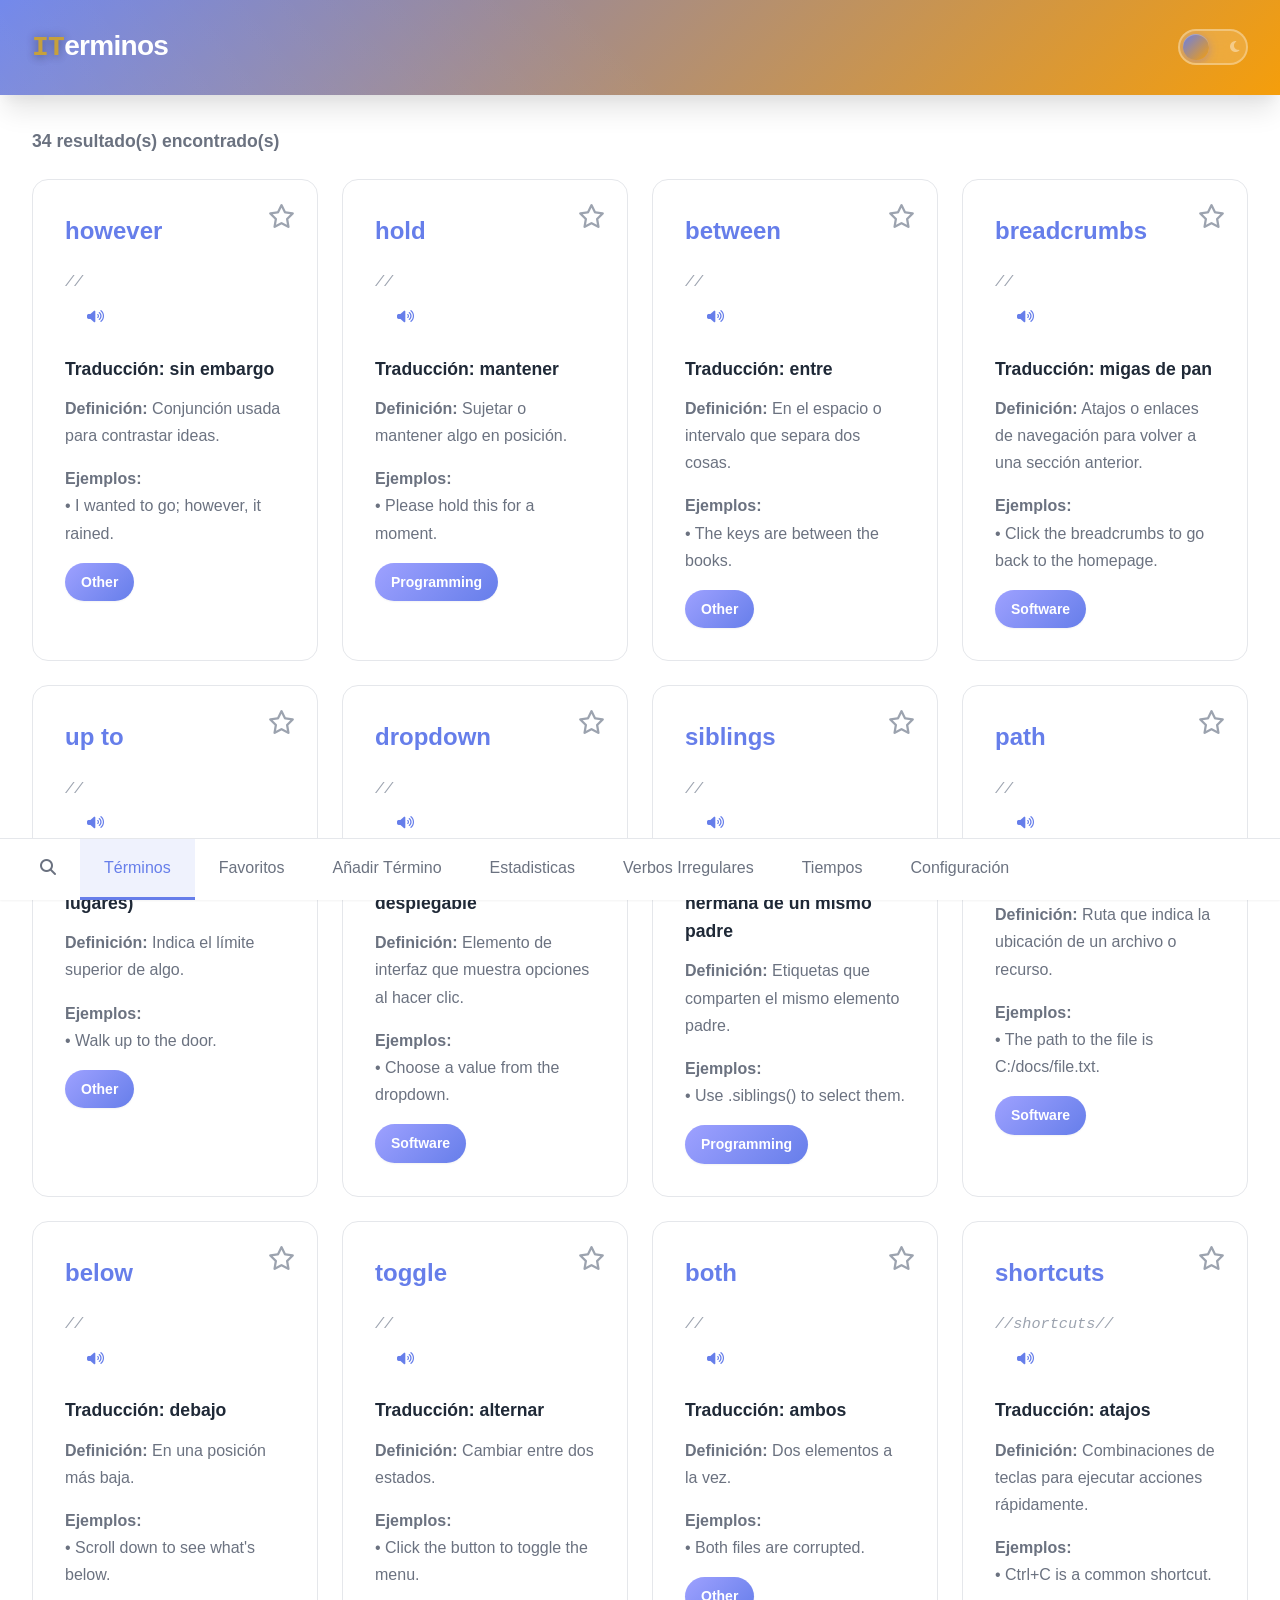
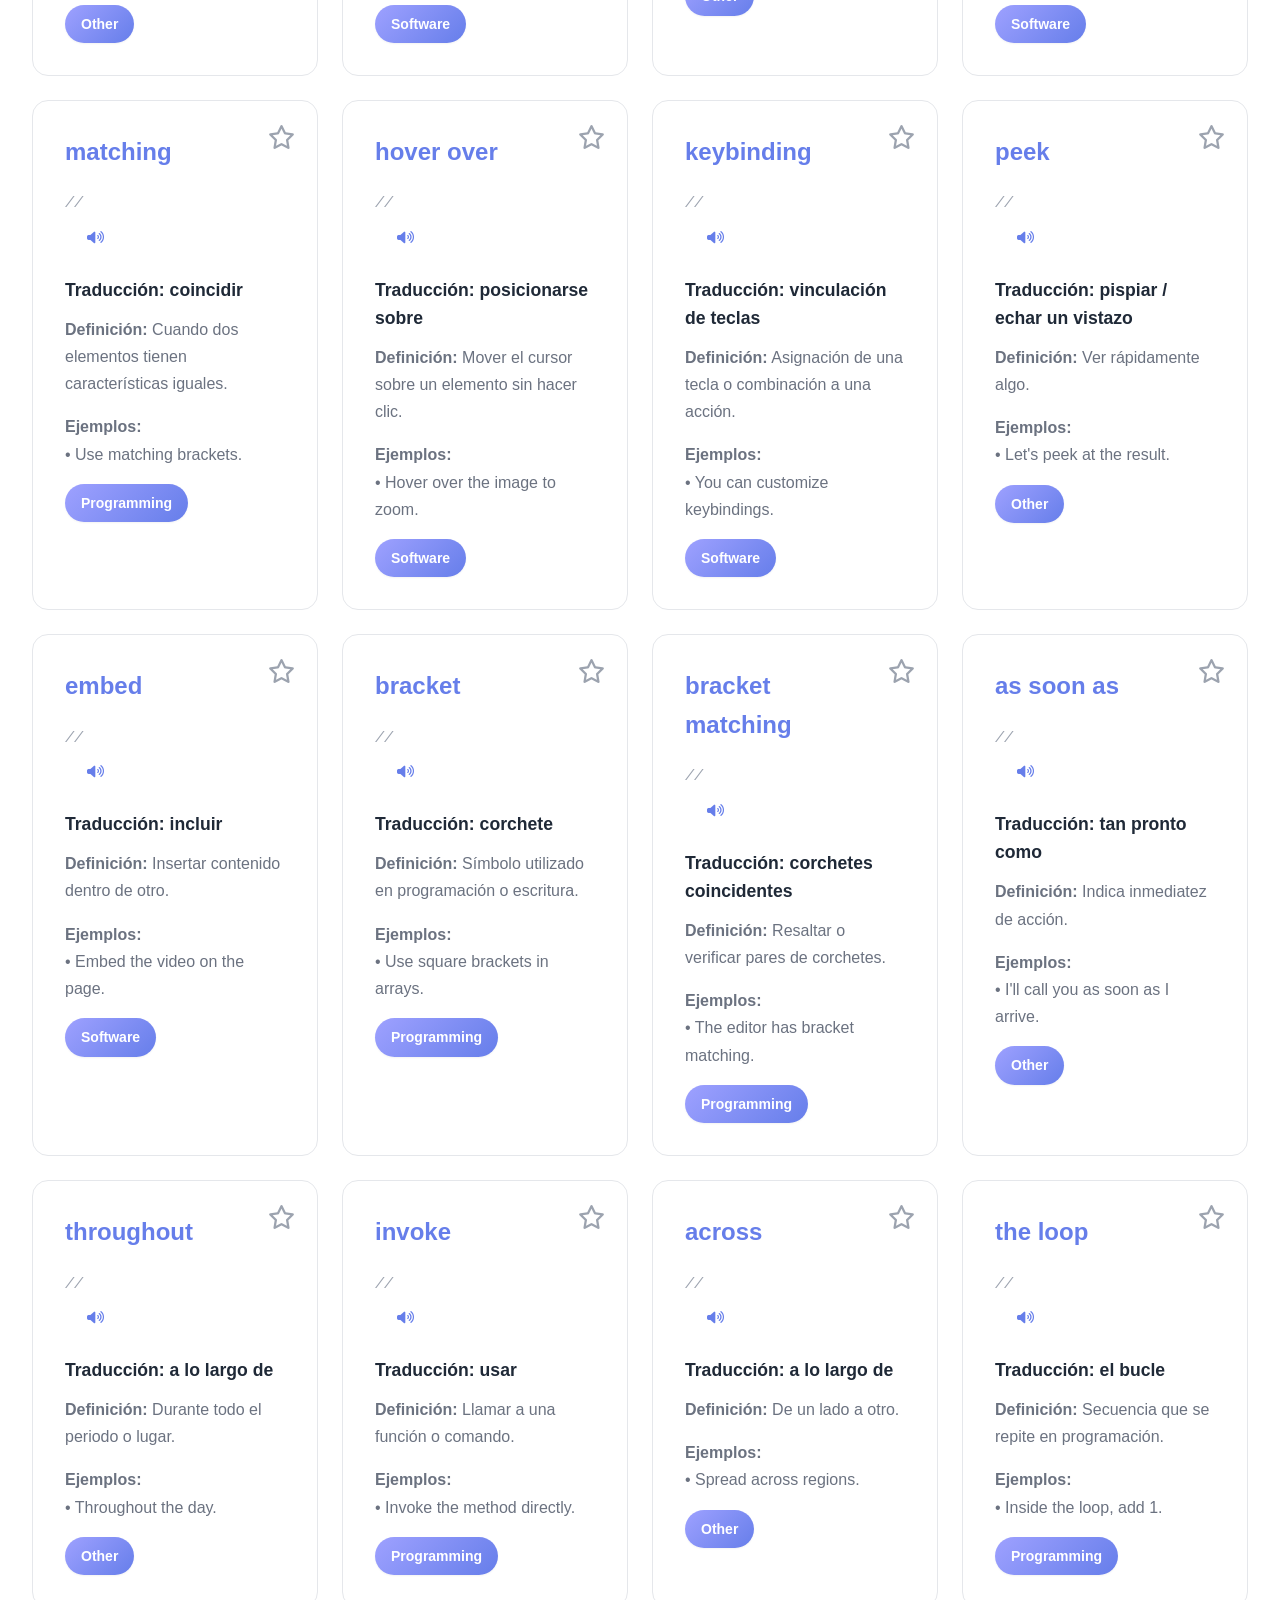
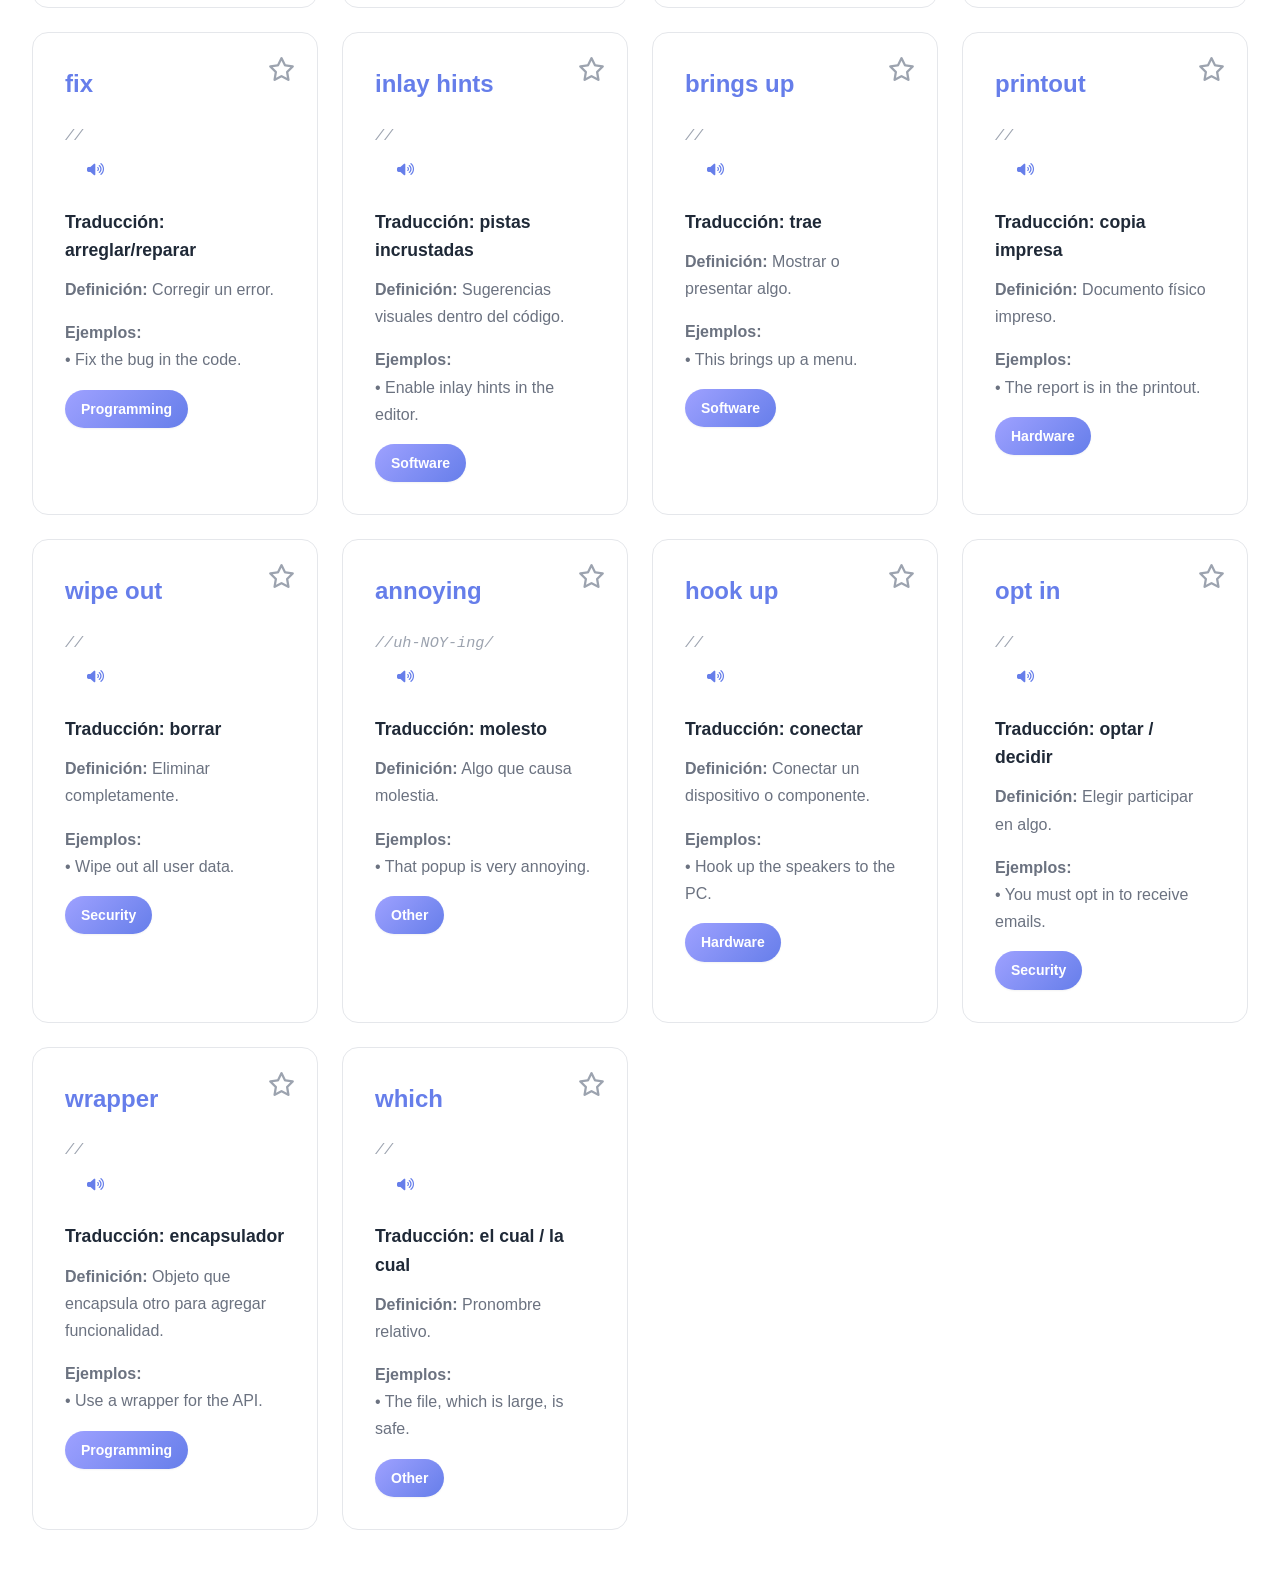
<file: index.html>
﻿<!DOCTYPE html>
<html lang="es">
<head>
    <meta charset="UTF-8">
    <meta name="viewport" content="width=device-width, initial-scale=1.0">
    <title>ITermino</title>
    <link rel="stylesheet" href="styles.css">
    <link rel="manifest" href="manifest.json">
    <link rel="stylesheet" href="https://cdnjs.cloudflare.com/ajax/libs/font-awesome/6.5.0/css/all.min.css">
    <meta name="theme-color" content="#4285f4">
</head>
<body>
    <header>
        <h1><samp class="titulo">IT</samp>erminos</h1>
        <div class="theme-toggle" data-tooltip="Cambiar tema">
            <button id="theme-switch" aria-label="Cambiar entre tema claro y oscuro">
                <span class="icon-light"><i class="fas fa-sun"></i></span>
                <span class="icon-dark"><i class="fas fa-moon"></i></span>
            </button>
        </div>
    </header>

    <nav>
        <ul>
            <li><a href="#" id="search-button"><i class="fas fa-search"></i></a></li>
            <li><a href="#search" class="active" data-tab="search">Términos</a></li>
            <li><a href="#favorites" data-tab="favorites">Favoritos</a></li>
            <li><a href="#add" data-tab="add">Añadir Término</a></li>
            <li><a href="#stats" data-tab="stats">Estadisticas</a></li>
            <li><a href="#irregular-verbs" data-tab="irregular-verbs">Verbos Irregulares</a></li>
            <li><a href="#tenses" data-tab="tenses">Tiempos</a></li>
            <li><a href="#settings" data-tab="settings">Configuración</a></li>
        </ul>
    </nav>

    <main>
        <!-- Sección de búsqueda -->
        <section id="search" class="tab-content active">
            <div id="search-results" class="search-results">
                <div id="results-count" class="results-count"></div>
                <ul id="results-list"></ul>
            </div>
        </section>

        <!-- Sección de tiempos verbales -->
        <section id="tenses" class="tab-content">
            <h2 class="title-tiempos">
                <i class="fas fa-clock"></i>
                Tiempos Verbales
                <span>y estructura</span>
            </h2>

            <div class="tenses-controls">
                <div class="tenses-intro" style="background:var(--bg-secondary);border-radius:var(--border-radius-lg);padding:1.2em 1.5em;margin-bottom:1.2em;display:flex; flex-direction: column; align-items:center;gap:1.5em;box-shadow:var(--shadow-sm)">
                    <div style="display: flex; gap: 1rem;">
                        <i class="fas fa-language" style="font-size:2em; color:var(--primary-color); margin-bottom: 0.5rem;"></i>
                        <strong>Explora los tiempos verbales:</strong>
                    </div>
                    <div class="tenses-subencabezado">
                        <aside class="tenses-legend" style="background:var(--bg-tertiary);border-radius:var(--border-radius-lg);padding:1em 1.5em;box-shadow:var(--shadow-sm);min-width:220px;flex:1;max-width:320px;">
                            <h3 style="color:var(--primary-color);font-size:1.2em;display:flex;align-items:center;gap:0.5em"><i class="fas fa-info-circle"></i> Acciones</h3>
                            <ul style="margin:0.5em 0 0 1em;padding:0;list-style:disc;color:var(--text-secondary);font-size:1em">
                                <li>Selecciona un <b style="color: var(--primary-color);">verbo</b> y <b style="color: var(--primary-color);">sujeto</b> para ver ejemplos claros.</li>
                                <li>Usa los botones para <span style="color:var(--primary-color); margin-left: 0.5rem;"><i class="fas fa-copy"></i> copiar</span> o <span style="color:var(--accent-color); margin-left: 0.3rem;"><i class="fas fa-volume-up"></i> escuchar</span> ejemplos.</li>
                            </ul>
                        </aside>
    
                        <aside class="tenses-legend" style="background:var(--bg-tertiary);border-radius:var(--border-radius-lg);padding:1em 1.5em;box-shadow:var(--shadow-sm);min-width:220px;flex:1;max-width:320px;">
                            <h3 style="color:var(--primary-color);font-size:1.2em;display:flex;align-items:center;gap:0.5em"><i class="fas fa-info-circle"></i> Estructura básica</h3>
                            <ul style="margin:0.7em 0 0 1em;padding:0;list-style:disc;color:var(--text-secondary);font-size:1em">
                                <li><strong>Sujeto</strong> <span style="color:var(--primary-color)">(I / You / He / She / We / They)</span></li>
                                <li><strong>Verbo</strong> <span style="color:var(--accent-color)">(forma según tiempo)</span></li>
                                <li><strong>Objeto / Complemento</strong> <span style="color:var(--text-muted)">(opcional)</span></li>
                            </ul>
                        </aside>
                    </div>
                </div>

                <div class="tenses-controls" style="display:flex; flex-wrap:wrap;gap:2em; align-items:center; justify-content:space-evenly; margin-bottom:1.5em">
                    <div class="control-group" style="min-width:180px;">
                        <label for="tenses-verb-input" style="font-weight:600;color:var(--primary-color);display:flex;align-items:center;gap:0.5em"><i class="fas fa-pen-nib"></i> Verbo</label>
                        <!-- Input con datalist para autocompletar, mantenemos el select oculto por retrocompatibilidad con el JS existente -->
                        <input id="tenses-verb-input" list="tenses-verb-datalist" placeholder="Escribe un verbo..." aria-label="Seleccionar o escribir verbo" style="font-size:1.1em;padding:0.5em 1em;border-radius:var(--border-radius);border:1px solid var(--border-color);background:var(--bg-card);color:var(--text-primary);margin-top:0.3em;min-width:200px;">
                        <datalist id="tenses-verb-datalist"></datalist>
                        <select id="tenses-verb-select" aria-label="Seleccionar verbo" style="display:none;font-size:1.1em;padding:0.5em 1em;border-radius:var(--border-radius);border:1px solid var(--border-color);background:var(--bg-card);color:var(--text-primary);margin-top:0.3em;"></select>
                    </div>
                    <div class="control-group" style="min-width:180px;">
                        <label for="tenses-subject-select" style="font-weight:600;color:var(--primary-color);display:flex;align-items:center;gap:0.5em"><i class="fas fa-user"></i> Sujeto</label>
                        <select id="tenses-subject-select" aria-label="Seleccionar sujeto" style="font-size:1.1em;padding:0.5em 1em;border-radius:var(--border-radius);border:1px solid var(--border-color);background:var(--bg-card);color:var(--text-primary);margin-top:0.3em;">
                            <option value="I">I</option>
                            <option value="You">You</option>
                            <option value="He">He</option>
                            <option value="She">She</option>
                            <option value="We">We</option>
                            <option value="They">They</option>
                        </select>
                    </div>
                    <div class="control-actions" style="display:flex;gap:1em;align-items:center;">
                        <button id="tenses-view-toggle" class="small-button" style="display:flex;align-items:center;gap:0.5em"><i class="fas fa-th-large"></i> Ver en tarjetas</button>
                        <button id="tenses-copy-all" class="small-button" style="display:flex;align-items:center;gap:0.5em"><i class="fas fa-copy"></i> Copiar ejemplos</button>
                        <button id="tenses-speak-example" class="small-button" style="display:flex;align-items:center;gap:0.5em"><i class="fas fa-volume-up"></i> Escuchar ejemplo</button>
                    </div>
                </div>

                <div class="tenses-info">

                    <div class="tenses-display">
                        <!-- Contenedor para tarjetas -->
                        <div id="tenses-cards" class="tenses-cards"></div>

                        <!-- Tabla alternativa (oculta por defecto) -->
                        <div class="tenses-table-wrap hidden" id="tenses-table-wrap" style="animation:fadeInUp 0.6s;">
                            <table class="tenses-table">
                                <thead>
                                    <tr>
                                        <th>Tiempo</th>
                                        <th>Estructura</th>
                                        <th>Ejemplo</th>
                                    </tr>
                                </thead>
                                <tbody id="tenses-table-body"></tbody>
                            </table>
                        </div>
                    </div>
                </div>
        </section>

        <!-- Sección de favoritos -->
        <section id="favorites" class="tab-content">
            <h2>Términos favoritos</h2>
            <div class="favorites-controls">
                <select id="favorites-sort" aria-label="Ordenar favoritos">
                    <option value="alpha">Alfabéticamente</option>
                    <option value="recent">Más recientes</option>
                    <option value="category">Por categoría</option>
                </select>
                <button id="export-favorites" class="small-button">Exportar favoritos</button>
            </div>
            <ul id="favorites-list" class="favorites-list"></ul>
            <div id="no-favorites" class="no-data-message">
                <p>No tienes términos favoritos guardados.</p>
                <p>Marca términos como favoritos haciendo clic en el Ícono ? al buscar términos.</p>
            </div>
        </section>

        <!-- Sección para añadir términos -->
        <section id="add" class="tab-content">
            <h2>Añadir nuevo término</h2>
            <form id="add-term-form">
                <div class="form-group">
                    <label for="term-input">Término en inglés:</label>
                    <input type="text" id="term-input" required>
                    <div class="validation-message" id="term-validation"></div>
                </div>
                
                <div class="form-group">
                    <label for="pronunciation-input">Pronunciación:</label>
                    <input type="text" id="pronunciation-input">
                    <button type="button" id="generate-pronunciation" class="small-button">Generar</button>
                </div>
                
                <div class="form-group">
                    <label for="translation-input">Traducción al español:</label>
                    <input type="text" id="translation-input" required>
                    <div class="validation-message" id="translation-validation"></div>
                </div>
                
                <div class="form-group">
                    <label for="definition-input">Definición:</label>
                    <textarea id="definition-input" rows="3" required></textarea>
                    <div class="validation-message" id="definition-validation"></div>
                </div>
                
                <div class="form-group">
                    <label for="example-input">Ejemplo de uso:</label>
                    <textarea id="example-input" rows="2"></textarea>
                </div>
                
                <div class="form-group">
                    <label for="category-input">Categoría:</label>
                    <select id="category-input" required>
                        <option value="">Selecciona una categoría</option>
                        <option value="programming">Programación</option>
                        <option value="networking">Redes</option>
                        <option value="security">Seguridad</option>
                        <option value="hardware">Hardware</option>
                        <option value="software">Software</option>
                        <option value="other">Otra</option>
                    </select>
                    <div class="validation-message" id="category-validation"></div>
                </div>
                
                <div class="form-group" id="other-category-group" style="display: none;">
                    <label for="other-category-input">Especificar categoría:</label>
                    <input type="text" id="other-category-input">
                </div>
                
                <div class="form-actions">
                    <button type="submit" class="primary-button">Guardar término</button>
                    <button type="reset" class="secondary-button">Limpiar</button>
                </div>
            </form>
            
            <div class="import-export">
                <h3>Importar/Exportar términos</h3>
                <div class="import-container">
                    <label for="import-file" class="file-input-label">Seleccionar archivo</label>
                    <input type="file" id="import-file" accept=".json,.csv,.txt">
                    <button id="import-button" class="small-button" disabled>Importar</button>
                </div>
                <div class="export-container">
                    <button id="export-json" class="small-button">Exportar JSON</button>
                    <button id="export-csv" class="small-button">Exportar CSV</button>
                    <button id="export-txt" class="small-button">Exportar TXT</button>
                </div>
            </div>
        </section>

        <!-- Sección de estadísticas -->
        <section id="stats" class="tab-content">
            <h2>Estadísticas del glosario</h2>
            
            <div class="stats-grid">
                <div class="stat-card">
                    <h3>Total de términos</h3>
                    <div class="stat-value" id="total-terms">0</div>
                </div>
                <div class="stat-card">
                    <h3>Términos favoritos</h3>
                    <div class="stat-value" id="favorite-terms">0</div>
                </div>
                <div class="stat-card">
                    <h3>Búsquedas realizadas</h3>
                    <div class="stat-value" id="total-searches">0</div>
                </div>
                <div class="stat-card">
                    <h3>Términos añadidos hoy</h3>
                    <div class="stat-value" id="terms-today">0</div>
                </div>
            </div>
            
            <div class="stats-charts">
                <div class="chart-container">
                    <h3>Términos por categoría</h3>
                    <canvas id="categories-chart"></canvas>
                </div>
                <div class="chart-container">
                    <h3>Términos más buscados</h3>
                    <ul id="top-searches" class="top-list"></ul>
                </div>
            </div>
            
            <div class="stats-actions">
                <button id="reset-stats" class="secondary-button">Reiniciar estadísticas</button>
                <button id="export-stats" class="small-button">Exportar estadísticas</button>
            </div>
        </section>

        <section id="irregular-verbs" class="tab-content">
            <h2>Verbos Irregulares en Pasado Simple</h2>
            
            <!-- Agregar buscador de verbos -->
            <div class="verbs-search-container">
                <div class="search-input-container">
                    <input type="text" id="verbs-search-input" placeholder="Buscar verbo irregular..." aria-label="Buscar verbo irregular">
                    <button id="clear-verbs-search" class="small-button" aria-label="Limpiar búsqueda">Limpiar</button>
                </div>
                <div id="verbs-count" class="results-count"></div>
            </div>
            
            <table class="verb-table">
                <thead>
                    <tr>
                        <th>Infinitivo</th>
                        <th>Pasado Simple</th>
                        <th>Participio Pasado</th>
                    </tr>
                </thead>
                <tbody id="verbs-table-body">
                    <!-- Se completa desde JS -->
                </tbody>
            </table>
        </section>

        <!-- Sección de configuración -->
        <section id="settings" class="tab-content">
            <h2>Configuración</h2>
            
            <div class="settings-group">
                <h3>Apariencia</h3>
                <div class="setting-item">
                    <label for="theme-preset">Colores del glosario:</label>
                    <div class="theme-preset-controls">
                        <select id="theme-preset">
                            <option value="default">Predeterminado</option>
                            <option value="forest">Bosque</option>
                            <option value="ocean">Océano</option>
                            <option value="sunset">Atardecer</option>
                            <option value="graphite">Grafito</option>
                            <option value="custom">Personalizado</option>
                        </select>
                        <button id="reset-theme-colors" class="small-button" type="button">Restablecer</button>
                    </div>
                </div>
                <div class="setting-item" id="custom-theme-controls" style="display: none;">
                    <label>Colores personalizados:</label>
                    <div class="color-pickers">
                        <label class="color-picker">
                            <span>Primario</span>
                            <input type="color" id="color-primary" value="#667eea">
                        </label>
                        <label class="color-picker">
                            <span>Detalle</span>
                            <input type="color" id="color-accent" value="#f59e0b">
                        </label>
                        <button id="save-custom-theme" class="small-button" type="button">Guardar colores</button>
                    </div>
                    <small class="setting-hint">Se guardan solo en este dispositivo.</small>
                </div>
                <div class="setting-item">
                    <label for="theme-toggle-setting">Tema oscuro:</label>
                    <div class="theme-toggle" data-tooltip="Cambiar tema">
                        <button id="theme-switch-setting" aria-label="Cambiar entre tema claro y oscuro">
                            <span class="icon-light"><i class="fas fa-star"></i>?</span>
                            <span class="icon-dark">?YOT</span>
                        </button>
                    </div>
                </div>
                <div class="setting-item">
                    <label for="font-size">Tamaño de fuente:</label>
                    <input type="range" id="font-size" min="80" max="120" step="10" value="100">
                    <span id="font-size-value">100%</span>
                </div>
            </div>
            
            <div class="settings-group">
                <h3>Pronunciación</h3>
                <div class="setting-item">
                    <label for="voice-select">Voz:</label>
                    <select id="voice-select">
                        <option value="">Cargando voces...</option>
                    </select>
                </div>
                <div class="setting-item">
                    <label for="speech-rate">Velocidad:</label>
                    <input type="range" id="speech-rate" min="0.5" max="2" step="0.1" value="1">
                    <span id="speech-rate-value">1x</span>
                </div>
                <div class="setting-item">
                    <button id="test-voice" class="small-button">Probar voz</button>
                </div>
            </div>
            
            <div class="settings-group">
                <h3>Datos</h3>
                <div class="setting-item">
                    <button id="backup-data" class="small-button">Crear copia de seguridad</button>
                    <button id="restore-data" class="small-button">Restaurar datos</button>
                </div>
                <div class="setting-item">
                    <button id="clear-data" class="danger-button">Borrar todos los datos</button>
                </div>
            </div>
            
            <div class="settings-group">
                <h3>Acerca de</h3>
                <div class="about-info">
                    <p><strong>Glosario Técnico de Inglés</strong></p>
                    <p>Versión 2.0</p>
                    <p>Desarrollado con ?? para ayudarte a aprender terminología técnica en inglés</p>
                </div>
            </div>
        </section>

        <div id="search-modal" class="search-modal hidden">
            <div class="search-modal-overlay"></div>
            <div class="search-modal-content">
                <!-- Barra de búsqueda superior -->
                <div class="search-bar-container">
                    <div class="search-bar-wrapper">
                        <i class="fas fa-search search-icon"></i>
                        <input id="search-input-modal" class="search-input-modal" type="text" placeholder="Buscar términos, verbos irregulares, tiempos verbales..." autocomplete="off">
                        <button id="clear-search-modal" class="clear-search-btn" style="display: none;">
                            <i class="fas fa-times"></i>
                        </button>
                        <button id="close-search-modal" class="close-search-btn">
                            <i class="fas fa-times"></i>
                        </button>
                    </div>
                </div>

                <!-- Área de contenido: sugerencias o resultados -->
                <div class="search-content-area">
                    <!-- Área de sugerencias (se muestra cuando no hay resultado seleccionado) -->
                    <div id="search-suggestions" class="search-suggestions">
                        <!-- Se llenará dinámicamente con sugerencias -->
                    </div>

                    <!-- Área de resultado seleccionado (se muestra cuando hay un resultado) -->
                    <div id="search-result-view" class="search-result-view hidden">
                        <button id="back-to-suggestions" class="back-button">
                            <i class="fas fa-arrow-left"></i> Volver a búsqueda
                        </button>
                        <div id="search-result-content"></div>
                    </div>
                </div>
            </div>
        </div>
    </main>

    <!-- Modal para detalles de término -->
    <div id="term-modal" class="modal">
        <div class="modal-content">
            <span class="close-modal">&times;</span>
            <div id="term-details">
                <div class="term-header">
                    <h2 id="modal-term"></h2>
                    <div class="term-actions">
                        <button id="pronounce-term" class="icon-button" aria-label="Pronunciar término"><i class="fas fa-volume-up"></i></button>
                        <button id="toggle-favorite" class="icon-button" aria-label="Marcar como favorito"><i class="fas fa-star"></i></button>
                    </div>
                </div>
                <div class="term-pronunciation">
                    <span id="modal-pronunciation"></span>
                </div>
                <div class="term-translation">
                    <h3>Traducción:</h3>
                    <p id="modal-translation"></p>
                </div>
                <div class="term-definition">
                    <h3>Definición:</h3>
                    <p id="modal-definition"></p>
                </div>
                <div class="term-example">
                    <h3>Ejemplo:</h3>
                    <p id="modal-example"></p>
                </div>
                <div class="term-category">
                    <span id="modal-category" class="category-tag"></span>
                </div>
                <div class="term-footer">
                    <button id="edit-term" class="small-button">Editar</button>
                    <button id="delete-term" class="danger-button">Eliminar</button>
                </div>
            </div>
        </div>
    </div>

    <!-- Modal de confirmación -->
    <div id="confirm-modal" class="modal">
        <div class="modal-content small-modal">
            <span class="close-modal">&times;</span>
            <h3 id="confirm-title">Confirmar acción</h3>
            <p id="confirm-message">¿Estás seguro de que deseas realizar esta acción?</p>
            <div class="modal-actions">
                <button id="confirm-yes" class="danger-button">Sí</button>
                <button id="confirm-no" class="secondary-button">No</button>
            </div>
        </div>
    </div>

    <!-- Notificaciones -->
    <div id="notification-container" class="notification-container" aria-live="polite"></div>

    <script src="script.js"></script>
    <script>
        // Registrar Service Worker para PWA
        if ('serviceWorker' in navigator) {
            navigator.serviceWorker.register('sw.js')
                .then(reg => console.log('Service Worker registrado'))
                .catch(err => console.error('Error al registrar Service Worker:', err));
        }
    </script>
</body>
</html>
</file>
<file: styles.css>
﻿/* Enhanced Modern Styles for Technical English Glossary */

:root {
  /* Enhanced Color Palette */
  --primary-gradient: linear-gradient(135deg, #5c5eff 0%, #ff6ec7 100%);
  --primary-color: #5c5eff;
  --primary-dark: #3f41d6;
  --primary-light: #9ea1ff;
  --secondary-color: #2dd4bf;
  --accent-color: #ff6ec7;
  --title-color: #ffd166;
  --danger-color: #ef4444;
  --success-color: #10b981;
  --warning-color: #f59e0b;
  --info-color: #3b82f6;

  /* Enhanced Text Colors */
  --text-primary: #1f2937;
  --text-secondary: #6b7280;
  --text-muted: #9ca3af;

  /* Enhanced Background Colors */
  --bg-primary: #ffffff;
  --bg-secondary: #f9fafb;
  --bg-tertiary: #f3f4f6;
  --bg-card: #ffffff;
  --bg-overlay: rgba(0, 0, 0, 0.5);

  /* Enhanced Border & Shadow */
  --border-color: #e5e7eb;
  --border-radius-sm: 6px;
  --border-radius: 12px;
  --border-radius-lg: 16px;
  --border-radius-xl: 24px;

  --shadow-sm: 0 1px 2px 0 rgba(0, 0, 0, 0.05);
  --shadow: 0 4px 6px -1px rgba(0, 0, 0, 0.1), 0 2px 4px -1px rgba(0, 0, 0, 0.06);
  --shadow-md: 0 10px 15px -3px rgba(0, 0, 0, 0.1), 0 4px 6px -2px rgba(0, 0, 0, 0.05);
  --shadow-lg: 0 20px 25px -5px rgba(0, 0, 0, 0.1), 0 10px 10px -5px rgba(0, 0, 0, 0.04);
  --shadow-xl: 0 25px 50px -12px rgba(0, 0, 0, 0.25);

  /* Typography */
  --font-family: "Inter", -apple-system, BlinkMacSystemFont, "Segoe UI", Roboto, sans-serif;
  --font-mono: "JetBrains Mono", "Fira Code", Consolas, monospace;

  /* Transitions */
  --transition-fast: 0.15s ease-out;
  --transition: 0.2s ease-out;
  --transition-slow: 0.3s ease-out;
}

/* Dark Theme */
[data-theme="dark"] {
  --primary-gradient: linear-gradient(135deg, #2f328f 0%, #c1509c 100%);
  --primary-color: #9fa7ff;
  --primary-dark: #7b82f2;
  --primary-light: #cfd2ff;
  --secondary-color: #34e5c1;
  --accent-color: #ff8fd5;
  --danger-color: #f87171;
  --success-color: #34e3a6;
  --warning-color: #fcb045;
  --info-color: #46b5ff;

  --text-primary: #f9fafb;
  --text-secondary: #d1d5db;
  --text-muted: #9ca3af;

  --bg-primary: #111827;
  --bg-secondary: #1f2937;
  --bg-tertiary: #374151;
  --bg-card: #1f2937;
  --bg-overlay: rgba(0, 0, 0, 0.8);

  --border-color: #374151;
  --shadow-sm: 0 1px 2px 0 rgba(0, 0, 0, 0.3);
  --shadow: 0 4px 6px -1px rgba(0, 0, 0, 0.3), 0 2px 4px -1px rgba(0, 0, 0, 0.2);
  --shadow-md: 0 10px 15px -3px rgba(0, 0, 0, 0.3), 0 4px 6px -2px rgba(0, 0, 0, 0.2);
  --shadow-lg: 0 20px 25px -5px rgba(0, 0, 0, 0.4), 0 10px 10px -5px rgba(0, 0, 0, 0.2);
  --shadow-xl: 0 25px 50px -12px rgba(0, 0, 0, 0.6);
}

/* Reset & Base Styles */
* {
  box-sizing: border-box;
  margin: 0;
  padding: 0;
}

*::before,
*::after {
  box-sizing: border-box;
}

html {
  scroll-behavior: smooth;
}

body {
  font-family: var(--font-family);
  background: var(--bg-primary);
  color: var(--text-primary);
  line-height: 1.6;
  font-size: 16px;
  transition: background-color var(--transition), color var(--transition);
  min-height: 100vh;
  display: flex;
  flex-direction: column;
  -webkit-font-smoothing: antialiased;
  -moz-osx-font-smoothing: grayscale;
}

/* Enhanced Header */
header {
  background: var(--primary-gradient);
  color: white;
  padding: 1.5rem 2rem;
  display: flex;
  justify-content: space-between;
  align-items: center;
  box-shadow: var(--shadow-lg);
  position: relative;
  overflow: hidden;
}

header::before {
  content: "";
  position: absolute;
  top: 0;
  left: 0;
  right: 0;
  bottom: 0;
  background: linear-gradient(45deg, rgba(255, 255, 255, 0.1) 0%, transparent 50%);
  pointer-events: none;
}

header h1 {
  font-size: 1.75rem;
  font-weight: 700;
  letter-spacing: -0.025em;
  position: relative;
  z-index: 1;
}

/* Enhanced Theme Toggle Button */
.theme-toggle {
  position: relative;
  z-index: 1;
}

#theme-switch,
#theme-switch-setting {
  position: relative;
  width: 70px;
  height: 36px;
  background: rgba(255, 255, 255, 0.15);
  border: 2px solid rgba(255, 255, 255, 0.3);
  border-radius: 50px;
  cursor: pointer;
  transition: all 0.4s cubic-bezier(0.4, 0, 0.2, 1);
  backdrop-filter: blur(10px);
  overflow: hidden;
  display: flex;
  align-items: center;
  justify-content: space-between;
  padding: 0 6px;
}

#theme-switch::before,
#theme-switch-setting::before {
  content: "";
  position: absolute;
  top: 3px;
  left: 3px;
  width: 26px;
  height: 26px;
  background: var(--primary-gradient);
  border-radius: 50%;
  transition: all 0.4s cubic-bezier(0.4, 0, 0.2, 1);
  box-shadow: 0 2px 10px rgba(92, 94, 255, 0.35), inset 0 1px 0 rgba(255, 255, 255, 0.25);
  z-index: 2;
}

/* Dark mode active state */
[data-theme="dark"] #theme-switch::before,
[data-theme="dark"] #theme-switch-setting::before {
  transform: translateX(34px);
  background: var(--primary-gradient);
  box-shadow: 0 2px 10px rgba(159, 167, 255, 0.4), inset 0 1px 0 rgba(255, 255, 255, 0.25);
}

#theme-switch:hover,
#theme-switch-setting:hover {
  background: rgba(255, 255, 255, 0.25);
  border-color: rgba(255, 255, 255, 0.5);
  transform: scale(1.05);
  box-shadow: 0 4px 20px rgba(255, 255, 255, 0.2);
}

#theme-switch:active,
#theme-switch-setting:active {
  transform: scale(0.98);
}

/* Icons inside the toggle */
.icon-light,
.icon-dark {
  color: white;
  position: relative;
  z-index: 1;
  font-size: 14px;
  transition: all 0.3s ease;
  opacity: 0.7;
}

/* Show/hide icons based on theme */
[data-theme="light"] .icon-light,
:root:not([data-theme]) .icon-light {
  opacity: 1;
  transform: scale(1.1);
}

[data-theme="light"] .icon-dark,
:root:not([data-theme]) .icon-dark {
  opacity: 0.4;
  transform: scale(0.9);
}

[data-theme="dark"] .icon-dark {
  opacity: 1;
  transform: scale(1.1);
}

[data-theme="dark"] .icon-light {
  opacity: 0.4;
  transform: scale(0.9);
}

/* Glow effect for active icon */
[data-theme="light"] .icon-light,
:root:not([data-theme]) .icon-light {
  text-shadow: 0 0 8px rgba(251, 191, 36, 0.6);
}

[data-theme="dark"] .icon-dark {
  text-shadow: 0 0 8px rgba(99, 102, 241, 0.6);
}

/* Enhanced Navigation */
nav {
  background: var(--bg-card);
  box-shadow: var(--shadow-sm);
  position: fixed;
  border-top: 1px solid var(--border-color);
  bottom: 0;
    left: 0;
  right: 0;
  z-index: 50;  
  overflow-x: auto;
  overflow-y: hidden;
  white-space: nowrap;
}

nav ul {
  display: flex;
  list-style: none;
  overflow-x: auto;
  scrollbar-width: none;
  -ms-overflow-style: none;
  padding: 0 1rem;
}

nav ul::-webkit-scrollbar {
  display: none;
}

nav ul li {
  flex: 0 0 auto;
}

nav ul li a {
  display: block;
  padding: 1rem 1.5rem;
  color: var(--text-secondary);
  text-decoration: none;
  font-weight: 500;
  transition: all var(--transition);
  border-bottom: 3px solid transparent;
  position: relative;
  white-space: nowrap;
}

nav ul li a:hover {
  color: var(--primary-color);
  background: rgba(102, 126, 234, 0.05);
}

nav ul li a.active {
  color: var(--primary-color);
  border-bottom-color: var(--primary-color);
  background: rgba(102, 126, 234, 0.1);
}

/* Enhanced Main Content */
main {
  flex: 1;
  padding: 2rem;
  max-width: 1400px;
  margin: 0 auto;
  width: 100%;
}

.tab-content {
  display: none;
  animation: fadeInUp 0.4s ease-out;
}

.tab-content.active {
  display: block;
}

/* Enhanced Search Section */
.search-container {
  margin-bottom: 2rem;
}

.search-filters {
  display: flex;
  flex-wrap: wrap;
  gap: 1rem;
  align-items: center;
  padding: 1.5rem;
  background: var(--bg-secondary);
  border-radius: var(--border-radius-lg);
  border: 1px solid var(--border-color);
}

#category-filter {
  padding: 0.75rem 1rem;
  border: 1px solid var(--border-color);
  border-radius: var(--border-radius);
  background: var(--bg-card);
  color: var(--text-primary);
  font-weight: 500;
  transition: all var(--transition);
  min-width: 180px;
}

#category-filter:focus {
  outline: none;
  border-color: var(--primary-color);
  box-shadow: 0 0 0 3px rgba(102, 126, 234, 0.1);
}

.search-options {
  display: flex;
  gap: 1.5rem;
  flex-wrap: wrap;
}

.search-options label {
  display: flex;
  align-items: center;
  gap: 0.5rem;
  cursor: pointer;
  font-weight: 500;
  color: var(--text-secondary);
  transition: color var(--transition);
}

.search-options label:hover {
  color: var(--text-primary);
}

.search-options input[type="checkbox"] {
  width: 18px;
  height: 18px;
  accent-color: var(--primary-color);
}

/* Enhanced Search Results */
.search-results {
  margin-bottom: 2rem;
}

.results-count {
  margin-bottom: 1.5rem;
  font-weight: 600;
  color: var(--text-secondary);
  font-size: 1.1rem;
}

#results-list {
  list-style: none;
  display: grid;
  gap: 1.5rem;
  grid-template-columns: repeat(auto-fit, minmax(250px, 1fr)) !important;
}

.result-item {
  padding: 2rem;
  background: var(--bg-card);
  border-radius: var(--border-radius-lg);
  border: 1px solid var(--border-color);
  transition: all var(--transition);
  cursor: pointer;
  position: relative;
  overflow: hidden;
}

/* Agregar estilos específicos para el botón de favoritos en las tarjetas de resultados */

.result-item .favorite-button {
  position: absolute;
  top: 1rem;
  right: 1rem;
  background: none;
  border: none;
  font-size: 1.5rem;
  cursor: pointer;
  transition: all var(--transition);
  width: 40px;
  height: 40px;
  display: flex;
  align-items: center;
  justify-content: center;
  border-radius: 50%;
  z-index: 10;
  color: var(--text-muted);
}

.result-item .favorite-button:hover {
  background: rgba(251, 191, 36, 0.1);
  transform: scale(1.1);
  color: #fbbf24;
}

.result-item .favorite-button.favorited {
  color: #fbbf24;
  text-shadow: 0 0 10px rgba(251, 191, 36, 0.5);
  animation: favoriteAdded 0.6s ease-out;
}

.result-item .favorite-button:not(.favorited):hover {
  color: #fbbf24;
}

/* Animación cuando se agrega a favoritos */
@keyframes favoriteAdded {
  0% {
    transform: scale(1);
  }
  50% {
    transform: scale(1.3);
  }
  75%{
    transform: scale(0.7);
  }
  100% {
    transform: scale(1);
  }
}

/* Ajustar el padding del contenido para hacer espacio al botón de favoritos */
.result-item .result-header {
  display: flex;
  justify-content: space-between;
  align-items: flex-start;
  margin-bottom: 1rem;
  padding-right: 3rem; /* Espacio para el botón de favoritos */
}

.result-item:hover {
  transform: translateY(-4px);
  box-shadow: var(--shadow-lg);
  border-color: var(--primary-color);
}

.result-item:hover::before {
  transform: scaleX(1);
}

.result-term {
  font-weight: 700;
  font-size: 1.5rem;
  color: var(--primary-color);
  margin-bottom: 0.25rem;
}

.result-pronunciation {
  font-family: var(--font-mono);
  font-style: italic;
  color: var(--text-muted);
  margin-bottom: 1rem;
  font-size: 0.95rem;
}

.result-pronunciation button {
  background: none;
  border: none;
  color: var(--primary-color);
  cursor: pointer;
  margin-left: 0.5rem;
  padding: 0.25rem;
  border-radius: var(--border-radius-sm);
  transition: all var(--transition);
}

.result-pronunciation button:hover {
  background: rgba(102, 126, 234, 0.1);
  transform: scale(1.1);
}

.result-translation {
  font-weight: 600;
  margin-bottom: 0.75rem;
  font-size: 1.1rem;
}

.result-definition {
  margin-bottom: 1rem;
  line-height: 1.7;
  color: var(--text-secondary);
}

.result-category {
  display: inline-flex;
  align-items: center;
  padding: 0.5rem 1rem;
  background: linear-gradient(135deg, var(--primary-light), var(--primary-color));
  color: white;
  border-radius: var(--border-radius-xl);
  font-size: 0.875rem;
  font-weight: 600;
  text-transform: capitalize;
  box-shadow: var(--shadow-sm);
}

/* Enhanced Buttons */
.primary-button {
  padding: 0.875rem 2rem;
  background: var(--primary-gradient);
  color: white;
  border: none;
  border-radius: var(--border-radius);
  cursor: pointer;
  font-weight: 600;
  font-size: 1rem;
  transition: all var(--transition);
  box-shadow: var(--shadow);
  position: relative;
  overflow: hidden;
}

.primary-button::before {
  content: "";
  position: absolute;
  top: 0;
  left: -100%;
  width: 100%;
  height: 100%;
  background: linear-gradient(90deg, transparent, rgba(255, 255, 255, 0.2), transparent);
  transition: left 0.5s;
}

.primary-button:hover {
  transform: translateY(-2px);
  box-shadow: var(--shadow-lg);
}

.primary-button:hover::before {
  left: 100%;
}

.primary-button:active {
  transform: translateY(0);
}

.secondary-button {
  padding: 0.875rem 2rem;
  background: transparent;
  color: var(--primary-color);
  border: 2px solid var(--primary-color);
  border-radius: var(--border-radius);
  cursor: pointer;
  font-weight: 600;
  font-size: 1rem;
  transition: all var(--transition);
  position: relative;
  overflow: hidden;
}

.secondary-button::before {
  content: "";
  position: absolute;
  top: 0;
  left: 0;
  width: 0;
  height: 100%;
  background: var(--primary-color);
  transition: width var(--transition);
  z-index: -1;
}

.secondary-button:hover {
  color: white;
  transform: translateY(-2px);
  box-shadow: var(--shadow-md);
}

.secondary-button:hover::before {
  width: 100%;
}

.small-button {
  padding: 0.625rem 1.25rem;
  background: var(--bg-secondary);
  color: var(--text-primary);
  border: 1px solid var(--border-color);
  border-radius: var(--border-radius);
  cursor: pointer;
  font-size: 0.875rem;
  font-weight: 500;
  transition: all var(--transition);
}

.small-button:hover {
  background: var(--bg-tertiary);
  transform: translateY(-1px);
  box-shadow: var(--shadow);
}

.danger-button {
  padding: 0.875rem 2rem;
  background: var(--danger-color);
  color: white;
  border: none;
  border-radius: var(--border-radius);
  cursor: pointer;
  font-weight: 600;
  font-size: 1rem;
  transition: all var(--transition);
  box-shadow: var(--shadow);
}

.danger-button:hover {
  background: #dc2626;
  transform: translateY(-2px);
  box-shadow: var(--shadow-lg);
}

/* Enhanced Form Styles */
.form-group {
  margin-bottom: 1.5rem;
}

.form-group label {
  display: block;
  margin-bottom: 0.5rem;
  font-weight: 600;
  color: var(--text-primary);
}

.form-group input,
.form-group textarea,
.form-group select {
  width: 100%;
  padding: 0.875rem 1rem;
  border: 2px solid var(--border-color);
  border-radius: var(--border-radius);
  background: var(--bg-card);
  color: var(--text-primary);
  font-family: inherit;
  font-size: 1rem;
  transition: all var(--transition);
}

.form-group input:focus,
.form-group textarea:focus,
.form-group select:focus {
  outline: none;
  border-color: var(--primary-color);
  box-shadow: 0 0 0 3px rgba(102, 126, 234, 0.1);
  transform: translateY(-1px);
}

/* Enhanced Stats Section */
.stats-grid {
  display: grid;
  grid-template-columns: repeat(auto-fit, minmax(250px, 1fr));
  gap: 1.5rem;
  margin-bottom: 2rem;
}

.stat-card {
  padding: 2rem;
  background: var(--bg-card);
  border-radius: var(--border-radius-lg);
  border: 1px solid var(--border-color);
  text-align: center;
  transition: all var(--transition);
  position: relative;
  overflow: hidden;
}

.stat-card::before {
  content: "";
  position: absolute;
  top: 0;
  left: 0;
  right: 0;
  height: 4px;
  background: var(--primary-gradient);
}

.stat-card:hover {
  transform: translateY(-4px);
  box-shadow: var(--shadow-lg);
}

.stat-card h3 {
  font-size: 1rem;
  margin-bottom: 1rem;
  color: var(--text-secondary);
  font-weight: 600;
}

.stat-value {
  font-size: 2.5rem;
  font-weight: 800;
  background: var(--primary-gradient);
  -webkit-background-clip: text;
  -webkit-text-fill-color: transparent;
  background-clip: text;
}

/* Enhanced Table Styles */
.verb-table {
  width: 100%;
  border-collapse: collapse;
  margin-top: 1rem;
  background: var(--bg-card);
  border-radius: var(--border-radius-lg);
  overflow: hidden;
  box-shadow: var(--shadow);
}

.verb-table th,
.verb-table td {
  padding: 1rem 1.5rem;
  text-align: left;
  border-bottom: 1px solid var(--border-color);
}

.verb-table th {
  background: var(--primary-gradient);
  color: white;
  font-weight: 700;
  text-transform: uppercase;
  letter-spacing: 0.05em;
  font-size: 0.875rem;
}

.verb-table tr:hover {
  background: var(--bg-secondary);
}

.verb-table tr:last-child td {
  border-bottom: none;
}

/* Estilos para el buscador de verbos irregulares */
.verbs-search-container {
  margin-bottom: 2rem;
}

.verbs-search-container .search-input-container {
  display: flex;
  gap: 1rem;
  align-items: center;
  margin-bottom: 1rem;
}

#verbs-search-input {
  flex: 1;
  padding: 0.875rem 1rem;
  border: 2px solid var(--border-color);
  border-radius: var(--border-radius);
  font-size: 1rem;
  background: var(--bg-card);
  color: var(--text-primary);
  transition: all var(--transition);
  box-shadow: var(--shadow-sm);
}

#verbs-search-input:focus {
  outline: none;
  border-color: var(--primary-color);
  box-shadow: 0 0 0 3px rgba(102, 126, 234, 0.1), var(--shadow);
  transform: translateY(-1px);
}

#clear-verbs-search {
  padding: 0.875rem 1.5rem;
  background: var(--bg-secondary);
  color: var(--text-primary);
  border: 1px solid var(--border-color);
  border-radius: var(--border-radius);
  cursor: pointer;
  font-weight: 500;
  transition: all var(--transition);
  white-space: nowrap;
}

#clear-verbs-search:hover {
  background: var(--bg-tertiary);
  transform: translateY(-1px);
  box-shadow: var(--shadow);
}

/* Estilos para resaltar coincidencias */
.verb-table mark {
  background: var(--primary-gradient);
  color: white;
  padding: 0.1rem 0.3rem;
  border-radius: 3px;
  font-weight: 600;
}

/* Settings Styles */
.settings-group {
  margin-bottom: 2rem;
  padding: 1.5rem;
  background: var(--bg-card);
  border-radius: var(--border-radius-lg);
  border: 1px solid var(--border-color);
  box-shadow: var(--shadow-sm);
}

.settings-group h3 {
  margin-bottom: 1.5rem;
  color: var(--primary-color);
  font-size: 1.25rem;
  font-weight: 700;
  border-bottom: 2px solid var(--border-color);
  padding-bottom: 0.5rem;
}

.setting-item {
  display: flex;
  align-items: center;
  justify-content: space-between;
  margin-bottom: 1rem;
  padding: 0.75rem 0;
}

.setting-item:last-child {
  margin-bottom: 0;
}

.setting-item label {
  font-weight: 600;
  color: var(--text-primary);
  margin-right: 1rem;
}

.theme-preset-controls {
  display: flex;
  gap: 0.75rem;
  align-items: center;
  flex-wrap: wrap;
}

.theme-preset-controls select {
  min-width: 180px;
  padding: 0.5rem 0.75rem;
}

#custom-theme-controls .color-pickers {
  display: flex;
  gap: 0.75rem;
  align-items: center;
  flex-wrap: wrap;
}

.color-picker {
  display: flex;
  align-items: center;
  gap: 0.25rem;
  font-weight: 600;
}

.color-picker input[type="color"] {
  width: 44px;
  height: 32px;
  padding: 0;
  border: 1px solid var(--border-color);
  border-radius: var(--border-radius-sm);
  background: var(--bg-secondary);
  cursor: pointer;
}

.setting-hint {
  color: var(--text-muted);
  font-size: 0.85rem;
}

.setting-item input[type="range"] {
  flex: 1;
  max-width: 200px;
  margin: 0 1rem;
  accent-color: var(--primary-color);
}

.setting-item select {
  flex: 1;
  max-width: 250px;
  padding: 0.5rem;
  border: 1px solid var(--border-color);
  border-radius: var(--border-radius);
  background: var(--bg-card);
  color: var(--text-primary);
}

.setting-item span {
  min-width: 50px;
  text-align: center;
  font-weight: 600;
  color: var(--primary-color);
}

.about-info {
  text-align: center;
  color: var(--text-secondary);
}

.about-info p {
  margin-bottom: 0.5rem;
}

.about-info p:first-child {
  font-weight: 700;
  color: var(--text-primary);
  font-size: 1.1rem;
}

/* Enhanced Modal */
.modal {
  display: none;
  position: fixed;
  top: 0;
  left: 0;
  width: 100%;
  height: 100%;
  background: var(--bg-overlay);
  z-index: 100;
  backdrop-filter: blur(8px);
  overflow-y: auto;
}

.modal-content {
  position: relative;
  background: var(--bg-card);
  margin: 5vh auto;
  padding: 2.5rem;
  border-radius: var(--border-radius-lg);
  max-width: 600px;
  box-shadow: var(--shadow-xl);
  animation: modalSlideIn 0.3s ease-out;
  border: 1px solid var(--border-color);
}

.close-modal {
  position: absolute;
  top: 1.5rem;
  right: 1.5rem;
  font-size: 1.5rem;
  cursor: pointer;
  color: var(--text-muted);
  transition: all var(--transition);
  width: 32px;
  height: 32px;
  display: flex;
  align-items: center;
  justify-content: center;
  border-radius: 50%;
}

.close-modal:hover {
  color: var(--danger-color);
  background: rgba(239, 68, 68, 0.1);
}

/* Enhanced Notifications (stacked, tappable) */
.notification-container {
  position: fixed;
  bottom: 1.5rem;
  right: 1.5rem;
  display: flex;
  flex-direction: column;
  gap: 0.5rem;
  z-index: 1200;
  pointer-events: none;
}

.notification-card {
  background: var(--bg-card);
  color: var(--text-primary);
  border-radius: var(--border-radius-lg);
  box-shadow: var(--shadow-lg);
  padding: 0.9rem 1.1rem;
  min-width: 240px;
  max-width: 320px;
  border: 1px solid var(--border-color);
  display: flex;
  align-items: center;
  gap: 0.7rem;
  transform: translateX(120%);
  opacity: 0;
  transition: transform 0.25s ease, opacity 0.25s ease, box-shadow var(--transition);
  pointer-events: auto;
  cursor: default;
}

.notification-card.show {
  transform: translateX(0);
  opacity: 1;
}

.notification-card.stacked {
  transform: translateX(calc(var(--stack-index, 1) * 6px)) translateY(calc(var(--stack-index, 1) * -4px));
  opacity: 0.88;
  scale: 0.98;
}

.notification-card.clickable {
  cursor: pointer;
}

.notification-card.success { border-left: 4px solid var(--success-color); }
.notification-card.error { border-left: 4px solid var(--danger-color); }
.notification-card.info { border-left: 4px solid var(--info-color); }
.notification-card.warning { border-left: 4px solid var(--warning-color); }

.notification-text { flex: 1; font-weight: 600; }

.notification-pill {
  background: var(--primary-color);
  color: #fff;
  padding: 0.25rem 0.5rem;
  border-radius: 999px;
  font-size: 0.75rem;
  font-weight: 600;
  box-shadow: var(--shadow-sm);
}

/* Enhanced Animations */
@keyframes fadeInUp {
  from {
    opacity: 0;
    transform: translateY(20px);
  }
  to {
    opacity: 1;
    transform: translateY(0);
  }
}

@keyframes modalSlideIn {
  from {
    opacity: 0;
    transform: translateY(-50px) scale(0.95);
  }
  to {
    opacity: 1;
    transform: translateY(0) scale(1);
  }
}

@keyframes spin {
  to {
    transform: rotate(360deg);
  }
}

/* Utility Classes */
.hidden {
  display: none !important;
}

.sr-only {
  position: absolute;
  width: 1px;
  height: 1px;
  padding: 0;
  margin: -1px;
  overflow: hidden;
  clip: rect(0, 0, 0, 0);
  white-space: nowrap;
  border-width: 0;
}

/* Custom Scrollbar */
::-webkit-scrollbar {
  width: 8px;
  height: 8px;
}

::-webkit-scrollbar-track {
  background: var(--bg-secondary);
}

::-webkit-scrollbar-thumb {
  background: var(--border-color);
  border-radius: 4px;
}

::-webkit-scrollbar-thumb:hover {
  background: var(--text-muted);
}

/* Focus Styles for Accessibility */
*:focus-visible {
  outline: 2px solid var(--primary-color);
  outline-offset: 2px;
}



/* Favorite Button Styles */
.favorite-button {
  position: absolute;
  top: 1rem;
  right: 1rem;
  background: none;
  border: none;
  font-size: 1.5rem;
  cursor: pointer;
  transition: all var(--transition);
  width: 40px;
  height: 40px;
  display: flex;
  align-items: center;
  justify-content: center;
  border-radius: 50%;
  z-index: 10;
}

.favorite-button:hover {
  background: rgba(255, 255, 255, 0.1);
  transform: scale(1.1);
}

.favorite-button.favorited {
  color: #fbbf24;
  text-shadow: 0 0 10px rgba(251, 191, 36, 0.5);
}

.favorite-button:not(.favorited) {
  color: var(--text-muted);
}

.favorite-button:not(.favorited):hover {
  color: #fbbf24;
}

/* Favorite animation */
.favorite-button.favorited {
  animation: favoriteAdded 0.6s ease-out;
}

@keyframes favoriteAdded {
  0% {
    transform: scale(1);
  }
  50% {
    transform: scale(1.3);
  }
  100% {
    transform: scale(1);
  }
}

/* Favorites section styles */
.favorites-list {
  display: grid;
  gap: 1.5rem;
  margin-top: 1.5rem;
  list-style: none;
}

.favorite-item {
  padding: 1.5rem;
  background: var(--bg-card);
  border-radius: var(--border-radius-lg);
  border: 1px solid var(--border-color);
  transition: all var(--transition);
  position: relative;
  cursor: pointer;
}

.favorite-item:hover {
  transform: translateY(-2px);
  box-shadow: var(--shadow-md);
  border-color: var(--primary-color);
}

.favorite-item::before {
  content: "";
  position: absolute;
  top: 0;
  left: 0;
  right: 0;
  height: 3px;
  background: var(--primary-gradient);
}

.favorite-item .favorite-term {
  font-weight: 700;
  font-size: 1.25rem;
  color: var(--primary-color);
  margin-bottom: 0.5rem;
}

.favorite-item .favorite-translation {
  font-weight: 600;
  margin-bottom: 0.5rem;
  color: var(--text-primary);
}

.favorite-item .favorite-category {
  display: inline-block;
  padding: 0.25rem 0.75rem;
  background: var(--primary-light);
  color: var(--primary-dark);
  border-radius: var(--border-radius-xl);
  font-size: 0.8rem;
  font-weight: 600;
  text-transform: capitalize;
}

.favorite-remove {
  position: absolute;
  top: 1rem;
  right: 1rem;
  background: none;
  border: none;
  color: var(--danger-color);
  font-size: 1.2rem;
  cursor: pointer;
  width: 32px;
  height: 32px;
  display: flex;
  align-items: center;
  justify-content: center;
  border-radius: 50%;
  transition: all var(--transition);
  opacity: 0.7;
}

.favorite-remove:hover {
  background: rgba(239, 68, 68, 0.1);
  opacity: 1;
  transform: scale(1.1);
}

/* Empty favorites state */
.no-favorites {
  text-align: center;
  padding: 3rem 2rem;
  color: var(--text-secondary);
}

.no-favorites h3 {
  margin-bottom: 1rem;
  color: var(--text-primary);
}

.no-favorites p {
  margin-bottom: 0.5rem;
  line-height: 1.6;
}

/* Controles de favoritos */
.favorites-controls {
  display: flex;
  justify-content: space-between;
  align-items: center;
  margin-bottom: 1.5rem;
  flex-wrap: wrap;
  gap: 1rem;
}

#favorites-sort {
  padding: 0.5rem 1rem;
  border: 1px solid var(--border-color);
  border-radius: var(--border-radius);
  background: var(--bg-card);
  color: var(--text-primary);
  font-weight: 500;
}

#export-favorites {
  padding: 0.5rem 1rem;
  background: var(--primary-color);
  color: white;
  border: none;
  border-radius: var(--border-radius);
  cursor: pointer;
  font-weight: 500;
  transition: all var(--transition);
}

#export-favorites:hover {
  background: var(--primary-dark);
  transform: translateY(-1px);
}

.titulo{
  color: var(--title-color);
  font-weight: 800;
  text-shadow: 0 2px 8px rgba(0, 0, 0, 0.25), 0 0 12px rgba(0, 0, 0, 0.18);
}

/* From Uiverse.io by vnuny */ 
.container {
  position: fixed;
  bottom: 30px;
  right: 0;
  z-index: 100;
  margin-bottom: 1.5rem;
  box-sizing: border-box;
  width: fit-content;
}

.mainbox {
  box-sizing: border-box;
  position: relative;
  width: 230px;
  height: 50px;
  display: flex;
  flex-direction: row-reverse;
  align-items: center;
  justify-content: center;
  border-radius: 160px;
  background-color: var(--bg-tertiary);
  transition: all 0.3s ease;
}

.checkbox:focus {
  border: none;
  outline: none;
}

.checkbox:checked {
  right: 10px;
}

.checkbox:checked ~ .mainbox {
  width: 50px;
}

.checkbox:checked ~ .mainbox .search-input {
  width: 0;
  height: 0px;
}

.checkbox:checked ~ .mainbox .iconContainer {
  padding-right: 8px;
}

.checkbox {
  box-sizing: border-box;
  width: 30px;
  height: 30px;
  position: absolute;
  right: 17px;
  top: 10px;
  z-index: 9;
  cursor: pointer;
  appearance: none;
}

.search-input {
  box-sizing: border-box;
  height: 100%;
  width: 170px;
  background-color: transparent;
  border: none;
  outline: none;
  padding-bottom: 4px;
  padding-left: 10px;
  font-size: 1em;
  color: white;
  transition: all 0.3s ease;
  font-family: system-ui, -apple-system, BlinkMacSystemFont, 'Segoe UI', Roboto, Oxygen, Ubuntu, Cantarell, 'Open Sans', 'Helvetica Neue', sans-serif;
}

.searc-input::placeholder {
  color: rgba(255, 255, 255, 0.776);
}

.iconContainer {
  box-sizing: border-box;
  padding-top: 5px;
  width: fit-content;
  transition: all 0.3s ease;
}

.search_icon {
  box-sizing: border-box;
  fill: white;
  font-size: 1.3em;
}

.search-modal {
  position: fixed;
  bottom: 0;
  left: 0;
  right: 0;
  max-height: 90vh;
  background: var(--bg-card);
  border-top: 3px solid var(--primary-color);
  box-shadow: 0 -5px 20px rgba(0, 0, 0, 0.2);
  padding: 1rem;
  transition: 0.3s ease;
  transform: translateY(100%);
  opacity: 0;
  z-index: 1000;
}

.search-modal.visible {
  transform: translateY(0);
  opacity: 1;
}

.search-modal .search-header {
  display: flex;
  justify-content: space-between;
  align-items: center;
  margin-bottom: 1rem;
}

.search-modal .search-input {
  width: 100%;
  padding: 0.75rem;
  font-size: 1rem;
  border: 2px solid var(--border-color);
  border-radius: var(--border-radius);
  margin-bottom: 1rem;
}

.search-modal .search-advanced {
  display: flex;
  gap: 1rem;
  flex-wrap: wrap;
  margin-bottom: 1rem;
}

.hidden {
  display: none;
}

/* Tenses section styles */
.tenses-controls {
  display: flex;
  gap: 0.75rem;
  align-items: center;
  justify-content: center; 
  margin: 1rem 0 3rem 0;
}

#tenses .tenses-controls label {
  font-weight: 600;
  color: var(--text-secondary);
}

#tenses .tenses-controls select {
  padding: 0.6rem 0.75rem;
  border-radius: var(--border-radius);
  border: 1px solid var(--border-color);
  background: var(--bg-card);
  color: var(--text-primary);
}

.tenses-info {
  display: grid;
  grid-template-columns: repeat(auto-fit, minmax(320px, 1fr));
  gap: 1.25rem;
  align-items: start;
}

.tenses-display {
  display: grid;
  gap: 1.25rem;
  align-items: start;
}

.tenses-legend {
  padding: 1rem;
  background: var(--bg-card);
  border-radius: var(--border-radius-lg);
  border: 1px solid var(--border-color);
  box-shadow: var(--shadow-sm);
}

.tenses-legend h3 {
  margin-bottom: 0.5rem;
}

.tenses-table-wrap {
  overflow: auto;
}

.tenses-table {
  width: 100%;
  border-collapse: collapse;
  background: var(--bg-card);
  border-radius: var(--border-radius-lg);
  overflow: hidden;
  box-shadow: var(--shadow);
}

.tenses-table thead th {
  background: linear-gradient(90deg, rgba(92, 94, 255, 0.12), transparent);
  padding: 0.9rem 1rem;
  text-align: left;
  border-bottom: 1px solid var(--border-color);
}

.tenses-table tbody td {
  padding: 0.9rem 1rem;
  border-bottom: 1px dashed var(--border-color);
  vertical-align: top;
  color: var(--text-secondary);
}

.tenses-table tbody tr:hover td {
  background: rgba(102,126,234,0.03);
  color: var(--text-primary);
}

.tenses-table .structure {
  font-family: var(--font-mono);
  font-weight: 600;
  color: var(--primary-color);
}

.tenses-table .examples {
  font-size: 0.95rem;
}


/* Improved UI for Tenses section */
.tenses-controls {
  display: flex;
  gap: 1rem;
  align-items: center;
  flex-wrap: wrap;
  margin: 1rem 0 1.25rem 0;
}

.tenses-controls .control-group {
  display: flex;
  flex-direction: column;
  gap: 0.35rem;
}

.tenses-controls label {
  font-weight: 600;
  color: var(--text-secondary);
  font-size: 0.95rem;
}

.tenses-controls select {
  padding: 0.55rem 0.75rem;
  border-radius: 10px;
  border: 1px solid var(--border-color);
  background: linear-gradient(180deg, var(--bg-card), var(--bg-secondary));
  min-width: 160px;
  box-shadow: var(--shadow-sm);
}

.control-actions {
  margin-left: auto;
  display: flex;
  gap: 0.5rem;
  align-items: center;
}

.tenses-cards {
  display: grid !important;
  grid-template-columns: repeat(auto-fit, minmax(250px, 1fr)) !important;
  gap: 1.5rem;
  width: 100% !important;
  max-width: 1400px;
  margin: 0 auto;
  box-sizing: border-box;
  align-items: stretch;
  justify-items: stretch;
  padding: 1rem;
}
.tenses-cards {
  grid-column: 1 / -1;
}
.tenses-cards > * {
  min-width: 0;        /* evita que textos largos ensanchen la celda */
  height: 100%;
  width: auto !important; /* no forzar 100% dentro del grid */
  box-sizing: border-box;
  display: flex;
  flex-direction: column;
}

.tenses-card {
  background: linear-gradient(180deg, var(--bg-card), var(--bg-secondary));
  border-radius: var(--border-radius-lg);
  padding: 1rem;
  box-shadow: var(--shadow-md);
  border: 1px solid var(--border-color);
  transition: transform var(--transition), box-shadow var(--transition);
}

.tenses-card h4 {
  margin: 0 0 0.5rem 0;
  color: var(--primary-color);
}

.tenses-card .structure {
  font-family: var(--font-mono);
  color: var(--text-secondary);
  font-weight: 600;
  margin-bottom: 0.5rem;
}

.tenses-card .examples {
  color: var(--text-primary);
  font-size: 0.95rem;
}

.tenses-card .card-actions {
  display: flex;
  gap: 0.5rem;
  margin-top: 0.75rem;
}

.tenses-card .icon-btn {
  background: transparent;
  border: 1px solid var(--border-color);
  padding: 0.4rem 0.6rem;
  border-radius: 8px;
  cursor: pointer;
  color: var(--text-secondary);
}

.tenses-card .icon-btn:hover {
  background: var(--primary-light);
  color: white;
  border-color: transparent;
}

.tenses-legend {
  padding: 1rem;
  border-radius: var(--border-radius-lg);
  border: 1px solid var(--border-color);
  background: linear-gradient(180deg, var(--bg-card), var(--bg-secondary));
  box-shadow: var(--shadow-sm);
}

/* ==================== B�sSQUEDA TIPO GOOGLE ==================== */
.search-modal {
  position: fixed;
  top: 0;
  left: 0;
  right: 0;
  bottom: 0;
  z-index: 1000;
  display: flex;
  flex-direction: column;
  transition: opacity 0.3s ease, visibility 0.3s ease;
  opacity: 0;
  visibility: hidden;
}

.search-modal.visible {
  opacity: 1;
  visibility: visible;
}

.search-modal-overlay {
  position: absolute;
  top: 0;
  left: 0;
  right: 0;
  bottom: 0;
  background: var(--bg-overlay);
  backdrop-filter: blur(4px);
}

.search-modal-content {
  position: relative;
  width: 100%;
  max-width: 900px;
  margin: 0 auto;
  background: var(--bg-card);
  display: flex;
  flex-direction: column;
  max-height: 90vh;
  box-shadow: var(--shadow-xl);
  border-radius: var(--border-radius-lg);
  overflow: hidden;
  margin-top: 5vh;
  transform: translateY(-20px);
  transition: transform 0.3s ease;
}

.search-modal.visible .search-modal-content {
  transform: translateY(0);
}

/* Barra de búsqueda superior */
.search-bar-container {
  padding: 1.5rem;
  border-bottom: 1px solid var(--border-color);
  background: var(--bg-card);
}

.search-bar-wrapper {
  display: flex;
  align-items: center;
  gap: 0.75rem;
  background: var(--bg-secondary);
  border: 2px solid var(--border-color);
  border-radius: var(--border-radius-xl);
  padding: 0.75rem 1rem;
  transition: all var(--transition);
}

.search-bar-wrapper:focus-within {
  border-color: var(--primary-color);
  box-shadow: 0 0 0 3px rgba(102, 126, 234, 0.1);
}

.search-icon {
  color: var(--text-muted);
  font-size: 1.2rem;
}

.search-input-modal {
  flex: 1;
  border: none;
  outline: none;
  background: transparent;
  color: var(--text-primary);
  font-size: 1.1rem;
  font-family: inherit;
}

.search-input-modal::placeholder {
  color: var(--text-muted);
}

.clear-search-btn,
.close-search-btn {
  background: none;
  border: none;
  color: var(--text-muted);
  cursor: pointer;
  padding: 0.5rem;
  border-radius: 50%;
  transition: all var(--transition);
  display: flex;
  align-items: center;
  justify-content: center;
  width: 36px;
  height: 36px;
}

.clear-search-btn:hover,
.close-search-btn:hover {
  background: var(--bg-tertiary);
  color: var(--text-primary);
}

/* Área de contenido */
.search-content-area {
  flex: 1;
  overflow-y: auto;
  padding: 1rem;
}

/* Sugerencias */
.search-suggestions {
  display: flex;
  flex-direction: column;
  gap: 1.5rem;
}

.suggestion-section {
  display: flex;
  flex-direction: column;
  gap: 0.75rem;
}

.suggestion-section-header {
  display: flex;
  align-items: center;
  gap: 0.5rem;
  color: var(--text-secondary);
  font-weight: 600;
  font-size: 0.9rem;
  text-transform: uppercase;
  letter-spacing: 0.05em;
  padding: 0.5rem 0;
}

.suggestion-section-header i {
  color: var(--primary-color);
}

.suggestion-list {
  display: flex;
  flex-direction: column;
  gap: 0.25rem;
}

.suggestion-item {
  display: flex;
  align-items: center;
  gap: 1rem;
  padding: 0.875rem 1rem;
  border-radius: var(--border-radius);
  cursor: pointer;
  transition: all var(--transition);
  background: transparent;
  border: 1px solid transparent;
}

.suggestion-item:hover {
  background: var(--bg-secondary);
  border-color: var(--border-color);
  transform: translateX(4px);
}

.suggestion-item i {
  color: var(--text-muted);
  font-size: 1rem;
  width: 20px;
  text-align: center;
}

.suggestion-content {
  display: flex;
  flex-direction: column;
  gap: 0.25rem;
  flex: 1;
}

.suggestion-term {
  font-weight: 600;
  color: var(--text-primary);
  font-size: 1rem;
}

.suggestion-term mark {
  background: var(--accent-color);
  color: white;
  padding: 0.1rem 0.2rem;
  border-radius: 3px;
  font-weight: 700;
}

.suggestion-translation {
  font-size: 0.875rem;
  color: var(--text-secondary);
}

.no-suggestions {
  text-align: center;
  padding: 3rem 2rem;
  color: var(--text-secondary);
}

.no-suggestions i {
  font-size: 3rem;
  margin-bottom: 1rem;
  color: var(--text-muted);
}

.no-suggestions p {
  font-size: 1.1rem;
}

/* Vista de resultado */
.search-result-view {
  display: flex;
  flex-direction: column;
  gap: 1.5rem;
}

.back-button {
  display: flex;
  align-items: center;
  gap: 0.5rem;
  background: var(--bg-secondary);
  border: 1px solid var(--border-color);
  color: var(--text-primary);
  padding: 0.75rem 1.5rem;
  border-radius: var(--border-radius);
  cursor: pointer;
  font-weight: 500;
  transition: all var(--transition);
  width: fit-content;
}

.back-button:hover {
  background: var(--bg-tertiary);
  transform: translateX(-4px);
}

.result-detail-card {
  background: var(--bg-card);
  border: 1px solid var(--border-color);
  border-radius: var(--border-radius-lg);
  padding: 2rem;
  box-shadow: var(--shadow);
}

.result-detail-header {
  display: flex;
  justify-content: space-between;
  align-items: flex-start;
  margin-bottom: 1rem;
  gap: 1rem;
}

.result-detail-header h2 {
  color: var(--primary-color);
  font-size: 2rem;
  margin: 0;
}

.result-detail-actions {
  display: flex;
  gap: 0.5rem;
}

.icon-button {
  background: var(--bg-secondary);
  border: 1px solid var(--border-color);
  color: var(--text-primary);
  padding: 0.75rem;
  border-radius: var(--border-radius);
  cursor: pointer;
  transition: all var(--transition);
  display: flex;
  align-items: center;
  justify-content: center;
  width: 44px;
  height: 44px;
}

.icon-button:hover {
  background: var(--bg-tertiary);
  transform: scale(1.05);
}

.icon-button.favorited {
  color: #fbbf24;
  background: rgba(251, 191, 36, 0.1);
}

.result-detail-pronunciation {
  font-family: var(--font-mono);
  color: var(--text-muted);
  font-style: italic;
  margin-bottom: 1.5rem;
  font-size: 1.1rem;
}

.result-detail-section {
  margin-bottom: 1.5rem;
}

.result-detail-section h3 {
  color: var(--primary-color);
  font-size: 1.2rem;
  margin-bottom: 0.5rem;
  font-weight: 600;
}

.result-detail-section p {
  color: var(--text-primary);
  line-height: 1.7;
}

.result-detail-section ul {
  list-style: none;
  padding: 0;
  margin: 0;
}

.result-detail-section ul li {
  padding: 0.5rem 0;
  padding-left: 1.5rem;
  position: relative;
  color: var(--text-primary);
}

.result-detail-section ul li::before {
  content: "�?�";
  position: absolute;
  left: 0;
  color: var(--primary-color);
  font-weight: bold;
}

.result-detail-category {
  margin-top: 1.5rem;
}

.verb-table-container {
  margin: 1.5rem 0;
  overflow-x: auto;
}

.tenses-display-modal {
  display: grid;
  grid-template-columns: repeat(auto-fit, minmax(250px, 1fr));
  gap: 1rem;
  margin-top: 1.5rem;
}

.tense-card-modal {
  background: var(--bg-secondary);
  border: 1px solid var(--border-color);
  border-radius: var(--border-radius);
  padding: 1rem;
}

.tense-card-modal h4 {
  color: var(--primary-color);
  margin-bottom: 0.5rem;
  font-size: 1rem;
}

.tense-structure {
  font-family: var(--font-mono);
  font-size: 0.875rem;
  color: var(--text-secondary);
  margin-bottom: 0.5rem;
}

.tense-example {
  color: var(--text-primary);
  font-weight: 500;
}

.hidden {
  display: none;
}

.title-tiempos {
  display: inline-flex;              /* mantiene el ícono alineado con el texto */
  align-items: center;
  gap: 0.5em;
  color: var(--primary-color);
  flex-wrap: wrap;                   /* �o. permite que el texto salte de línea si no entra */
  line-height: 1.3;
  word-break: normal;                /* evita cortes raros dentro de las palabras */
  white-space: normal;               /* deja que el texto fluya */
}

.title-tiempos span {
  color: var(--text-secondary);
  margin-left: 0.25em;               /* pequeño espacio natural entre frases */
}

.tenses-subencabezado{
  display: flex; 
  gap: 1rem;
}

@media (max-width: 1024px) {
  main {
    padding: 1.5rem;
  }

  .stats-grid {
    grid-template-columns: repeat(auto-fit, minmax(200px, 1fr));
  }
  .tenses-cards {
    grid-template-columns: repeat(auto-fit, minmax(200px, 1fr)) !important;
  }
}
@media (max-width: 900px) {
  .tenses-info {
    grid-template-columns: 1fr;
  }
}

@media (max-width: 768px) {
  main {
    padding: 1rem;
  }

  header {
    padding: 1rem;
    flex-direction: column;
    gap: 1rem;
  }

  header h1 {
    font-size: 1.5rem;
  }

  nav ul {
    padding: 0 0.5rem;
  }

  nav ul li a {
    padding: 0.75rem 1rem;
    font-size: 0.9rem;
  }

  /* Búsqueda tipo Google - Responsive */
  .search-modal-content {
    max-width: 100%;
    margin-top: 0;
    max-height: 100vh;
    border-radius: 0;
  }

  .search-bar-container {
    padding: 1rem;
  }

  .search-input-modal {
    font-size: 1rem;
  }

  .result-detail-header h2 {
    font-size: 1.5rem;
  }

  .tenses-display-modal {
    grid-template-columns: 1fr;
  }

  .search-filters {
    flex-direction: column;
    align-items: stretch;
  }

  .search-options {
    flex-direction: column;
    gap: 1rem;
  }

  .stats-grid {
    grid-template-columns: 1fr 1fr;
    gap: 1rem;
  }

  .stat-card {
    padding: 1.5rem;
  }

  .stat-value {
    font-size: 2rem;
  }

  .modal-content {
    margin: 2rem 1rem;
    padding: 2rem;
  }

  .result-item {
    padding: 1.5rem;
  }

  .result-term {
    font-size: 1.25rem;
  }

  .setting-item {
    flex-direction: column;
    align-items: stretch;
    gap: 0.5rem;
  }

  .setting-item input[type="range"],
  .setting-item select {
    max-width: none;
    margin: 0;
  }
  .tenses-cards {
    grid-template-columns: repeat(auto-fit, minmax(180px, 1fr)) !important;
  }
  .control-actions {
    flex-direction: column;
     width: 100%; 
     justify-content: flex-start; 
  }
  .tenses-controls { 
    gap: 0.5rem; 
  }
  .tenses-subencabezado{
    flex-direction: column;
  }
}
@media (max-width: 480px) {
  .stats-grid {
    grid-template-columns: 1fr;
  }

  .verb-table th,
  .verb-table td {
    padding: 0.75rem;
    font-size: 0.9rem;
  }

  .notification {
    bottom: 1rem;
    right: 1rem;
    left: 1rem;
    transform: translateY(100px);
  }

  .notification.show {
    transform: translateY(0);
  }
  .tenses-cards {
    grid-template-columns: 1fr !important;
  }
}
/* Print Styles */
@media print {
  header,
  nav,
  .theme-toggle,
  .modal {
    display: none !important;
  }

  body {
    background: white !important;
    color: black !important;
  }

  .result-item {
    break-inside: avoid;
    box-shadow: none !important;
    border: 1px solid #ccc !important;
  }
}
</file>
